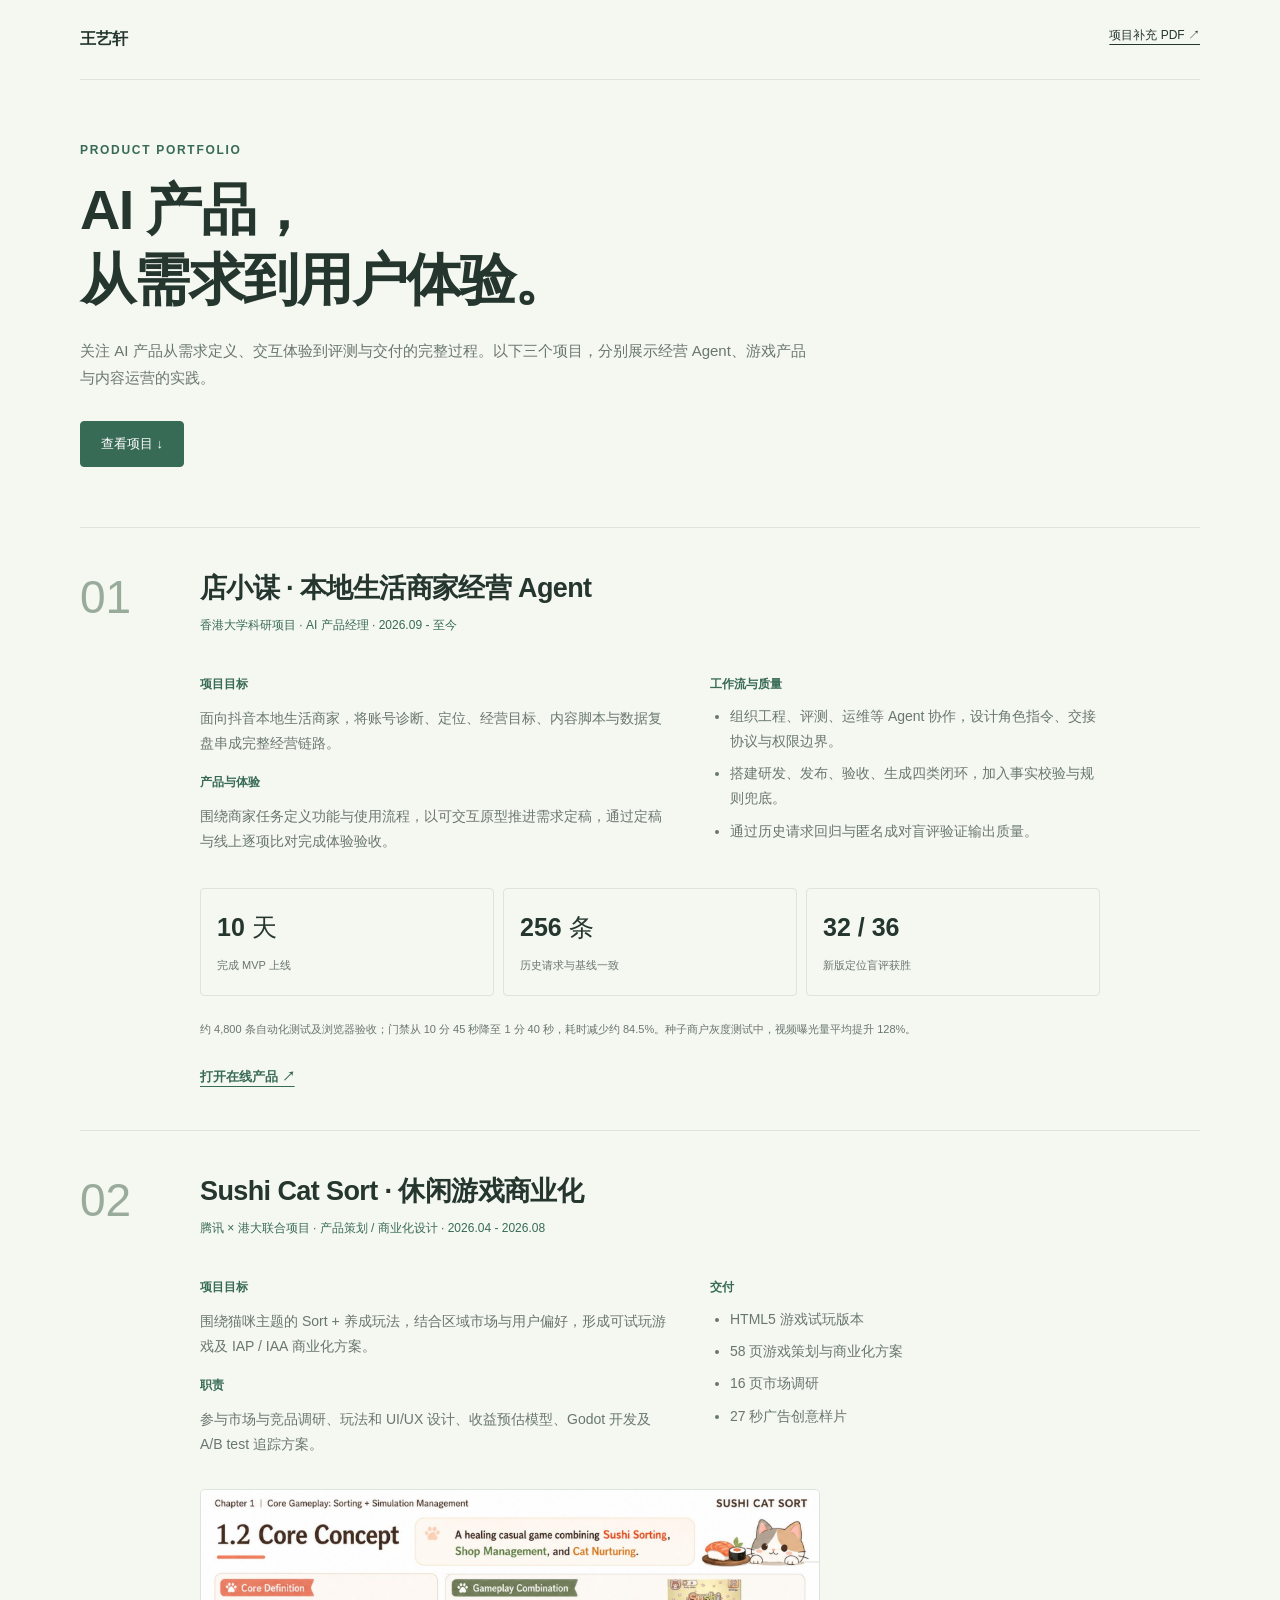
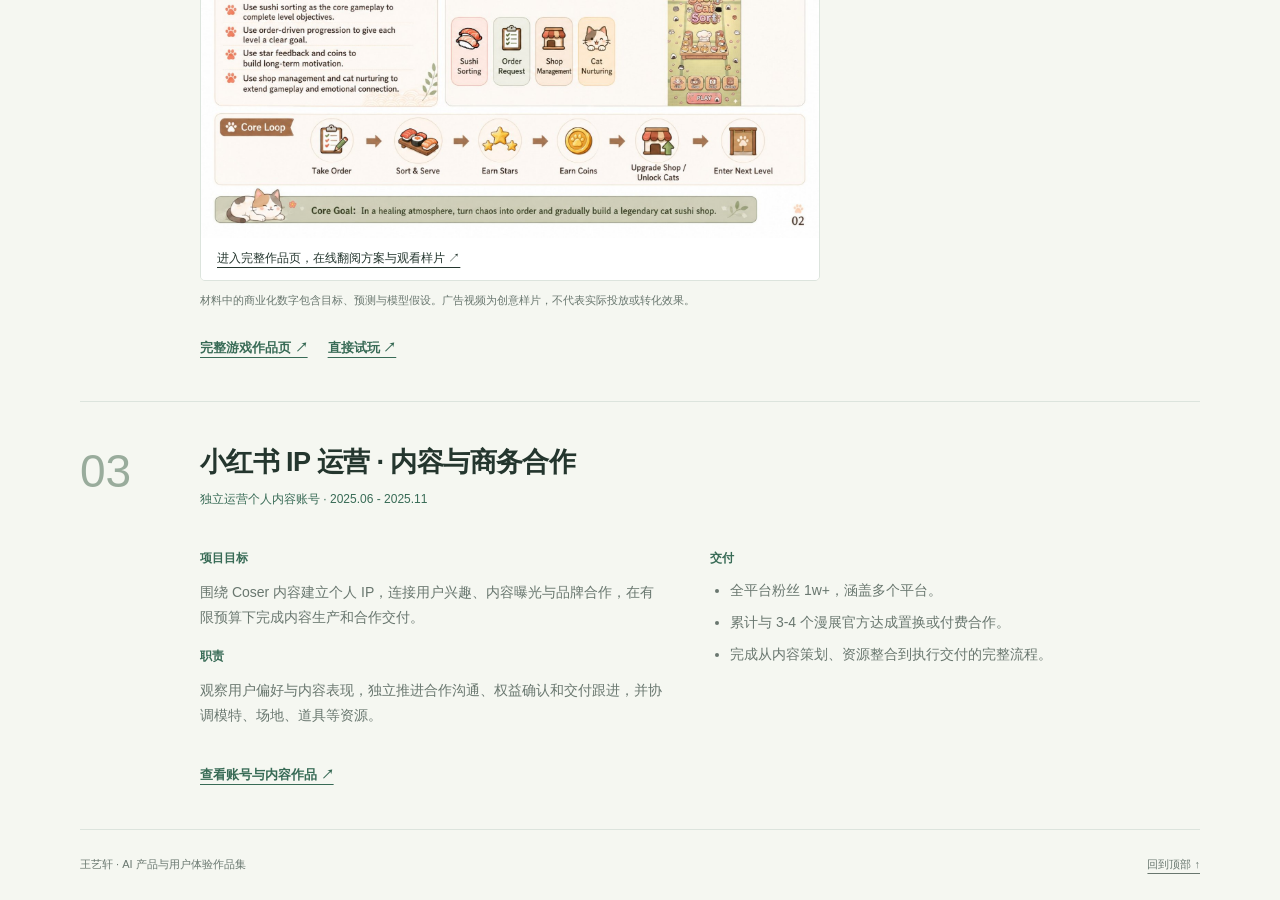
<file: docs/index.html>
<!doctype html><html lang="zh-CN"><head><meta charset="utf-8"><meta name="viewport" content="width=device-width,initial-scale=1"><title>王艺轩 · AI 产品与用户体验作品集</title><meta name="description" content="王艺轩的AI产品与用户体验作品：店小谋经营Agent、Sushi Cat Sort游戏与小红书IP运营。"><style>:root{--ink:#24362e;--muted:#69776f;--green:#386b56;--line:#dce4dd;--bg:#f5f7f1}*{box-sizing:border-box}html{scroll-behavior:smooth}body{font-family:-apple-system,BlinkMacSystemFont,"Segoe UI","PingFang SC","Microsoft YaHei",sans-serif;line-height:1.8;color:var(--ink);background:var(--bg);margin:0}a{color:inherit;text-underline-offset:5px}header,main,footer{width:min(1120px,calc(100% - 48px));margin:auto}header{padding:25px 0;display:flex;justify-content:space-between;border-bottom:1px solid var(--line)}header strong{font-size:16px}header a{font-size:12px}section{padding:60px 0}.eyebrow{font-size:12px;letter-spacing:1.7px;color:var(--green);font-weight:650}h1{font-size:clamp(32px,5vw,56px);line-height:1.25;letter-spacing:-1.7px;margin:14px 0 22px}h1 span{display:block}p{margin:10px 0;color:var(--muted)}.intro{max-width:740px;font-size:15px}.button{display:inline-block;margin-top:20px;border:1px solid var(--green);background:var(--green);color:white;text-decoration:none;padding:10px 20px;border-radius:4px;font-size:13px}.project{border-top:1px solid var(--line);display:grid;grid-template-columns:95px 1fr;gap:25px;padding:42px 0}.num{color:#99ac9c;font-size:46px;line-height:1.2;font-weight:300}h2{font-size:27px;line-height:1.4;margin:0 0 7px;letter-spacing:-.6px}.meta{font-size:12px;color:var(--green);margin-bottom:22px}.project-content{max-width:900px}.columns{display:grid;grid-template-columns:1.2fr 1fr;gap:42px}.label{font-size:12px;font-weight:650;color:var(--green);margin-top:16px}p,li{font-size:14px}ul{padding-left:20px;color:var(--muted);margin:8px 0}li{margin-bottom:7px}.links{display:flex;gap:20px;flex-wrap:wrap;margin-top:25px}.links a{font-size:13px;font-weight:650;color:var(--green)}.metrics{display:grid;grid-template-columns:repeat(3,1fr);gap:9px;margin:24px 0}.metric{border:1px solid var(--line);border-radius:4px;padding:16px}.metric b{font-size:25px;display:block;font-weight:550}.metric span{font-size:11px;color:var(--muted)}.small{font-size:11px;color:var(--muted)}.game-preview{display:block;margin-top:22px;border:1px solid var(--line);border-radius:5px;overflow:hidden;max-width:620px}.game-preview img{width:100%;display:block}.game-preview span{display:block;background:white;padding:10px 16px;font-size:12px}footer{display:flex;justify-content:space-between;border-top:1px solid var(--line);padding:25px 0;font-size:11px;color:var(--muted)}a:focus-visible{outline:3px solid #ba7753;outline-offset:4px}@media(max-width:700px){section{padding:38px 0}.project{grid-template-columns:1fr;gap:10px}.num{font-size:28px}.columns{grid-template-columns:1fr;gap:10px}h2{font-size:23px}.metrics{gap:6px}.metric{padding:12px}.metric b{font-size:22px}header,main,footer{width:calc(100% - 34px)}}@media(prefers-reduced-motion:reduce){html{scroll-behavior:auto}}</style></head><body><header><strong>王艺轩</strong><a href="assets/project-supplement.pdf" target="_blank" rel="noopener">项目补充 PDF ↗</a></header><main><section><div class="eyebrow">PRODUCT PORTFOLIO</div><h1>AI 产品，<span>从需求到用户体验。</span></h1><p class="intro">关注 AI 产品从需求定义、交互体验到评测与交付的完整过程。以下三个项目，分别展示经营 Agent、游戏产品与内容运营的实践。</p><a class="button" href="#projects">查看项目 ↓</a></section><div id="projects">
<article class="project" id="dianxiaomou"><div class="num">01</div><div class="project-content"><h2>店小谋 · 本地生活商家经营 Agent</h2><div class="meta">香港大学科研项目 · AI 产品经理 · 2026.09 - 至今</div><div class="columns"><div><div class="label">项目目标</div><p>面向抖音本地生活商家，将账号诊断、定位、经营目标、内容脚本与数据复盘串成完整经营链路。</p><div class="label">产品与体验</div><p>围绕商家任务定义功能与使用流程，以可交互原型推进需求定稿，通过定稿与线上逐项比对完成体验验收。</p></div><div><div class="label">工作流与质量</div><ul><li>组织工程、评测、运维等 Agent 协作，设计角色指令、交接协议与权限边界。</li><li>搭建研发、发布、验收、生成四类闭环，加入事实校验与规则兜底。</li><li>通过历史请求回归与匿名成对盲评验证输出质量。</li></ul></div></div><div class="metrics"><div class="metric"><b>10 天</b><span>完成 MVP 上线</span></div><div class="metric"><b>256 条</b><span>历史请求与基线一致</span></div><div class="metric"><b>32 / 36</b><span>新版定位盲评获胜</span></div></div><p class="small">约 4,800 条自动化测试及浏览器验收；门禁从 10 分 45 秒降至 1 分 40 秒，耗时减少约 84.5%。种子商户灰度测试中，视频曝光量平均提升 128%。</p><div class="links"><a href="https://dianxiaomou.com" target="_blank" rel="noopener noreferrer">打开在线产品 ↗</a></div></div></article>
<article class="project" id="sushi-cat-sort"><div class="num">02</div><div class="project-content"><h2>Sushi Cat Sort · 休闲游戏商业化</h2><div class="meta">腾讯 × 港大联合项目 · 产品策划 / 商业化设计 · 2026.04 - 2026.08</div><div class="columns"><div><div class="label">项目目标</div><p>围绕猫咪主题的 Sort + 养成玩法，结合区域市场与用户偏好，形成可试玩游戏及 IAP / IAA 商业化方案。</p><div class="label">职责</div><p>参与市场与竞品调研、玩法和 UI/UX 设计、收益预估模型、Godot 开发及 A/B test 追踪方案。</p></div><div><div class="label">交付</div><ul><li>HTML5 游戏试玩版本</li><li>58 页游戏策划与商业化方案</li><li>16 页市场调研</li><li>27 秒广告创意样片</li></ul></div></div><a class="game-preview" href="sushi-cat-sort/"><img src="sushi-cat-sort/assets/proposal/page-04.jpg" alt="Sushi Cat Sort 核心玩法与养成循环" loading="lazy"><span>进入完整作品页，在线翻阅方案与观看样片 ↗</span></a><p class="small">材料中的商业化数字包含目标、预测与模型假设。广告视频为创意样片，不代表实际投放或转化效果。</p><div class="links"><a href="sushi-cat-sort/">完整游戏作品页 ↗</a><a href="https://archieneverwake.itch.io/sushi-cat-sort" target="_blank" rel="noopener noreferrer">直接试玩 ↗</a></div></div></article>
<article class="project" id="xiaohongshu-ip"><div class="num">03</div><div class="project-content"><h2>小红书 IP 运营 · 内容与商务合作</h2><div class="meta">独立运营个人内容账号 · 2025.06 - 2025.11</div><div class="columns"><div><div class="label">项目目标</div><p>围绕 Coser 内容建立个人 IP，连接用户兴趣、内容曝光与品牌合作，在有限预算下完成内容生产和合作交付。</p><div class="label">职责</div><p>观察用户偏好与内容表现，独立推进合作沟通、权益确认和交付跟进，并协调模特、场地、道具等资源。</p></div><div><div class="label">交付</div><ul><li>全平台粉丝 1w+，涵盖多个平台。</li><li>累计与 3-4 个漫展官方达成置换或付费合作。</li><li>完成从内容策划、资源整合到执行交付的完整流程。</li></ul></div></div><div class="links"><a href="https://xhslink.cn/o/2UifnXdGfY" target="_blank" rel="noopener noreferrer">查看账号与内容作品 ↗</a></div></div></article>
</div></main><footer><span>王艺轩 · AI 产品与用户体验作品集</span><a href="#">回到顶部 ↑</a></footer></body></html>
</file>
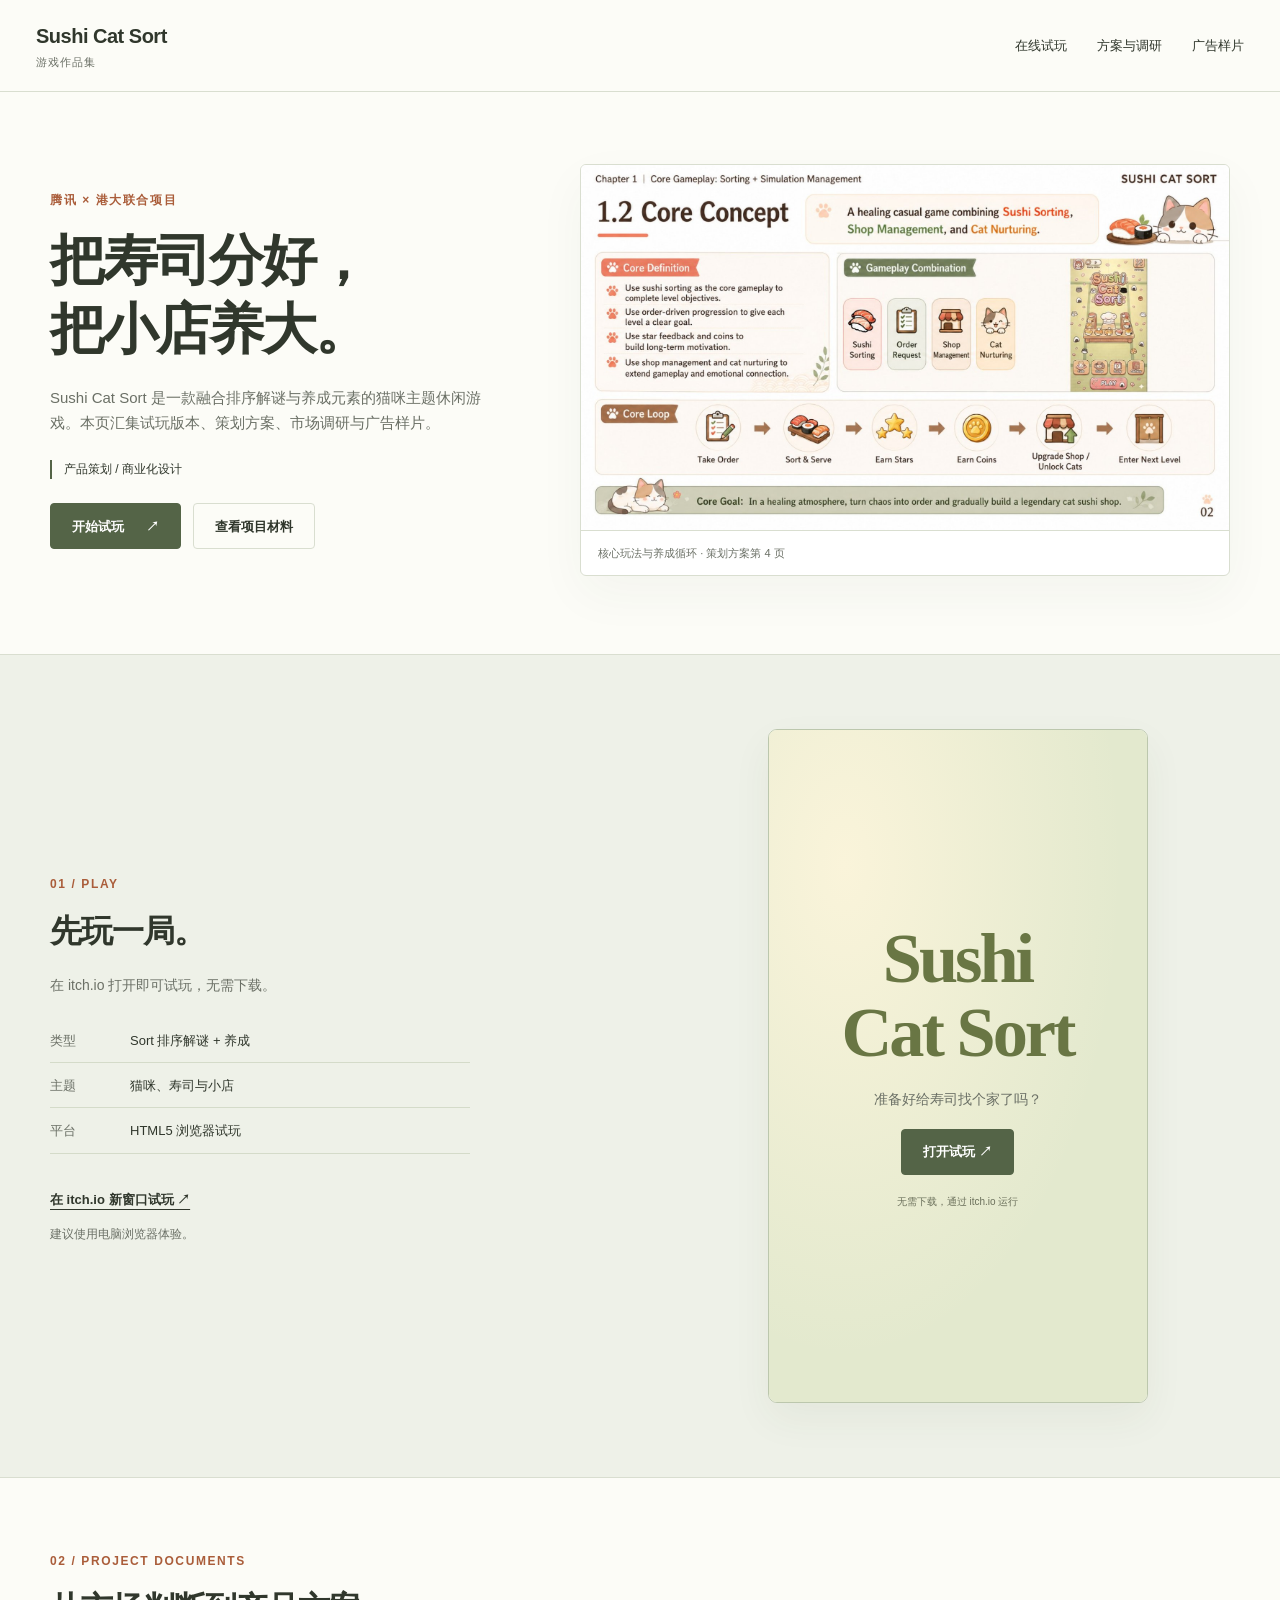
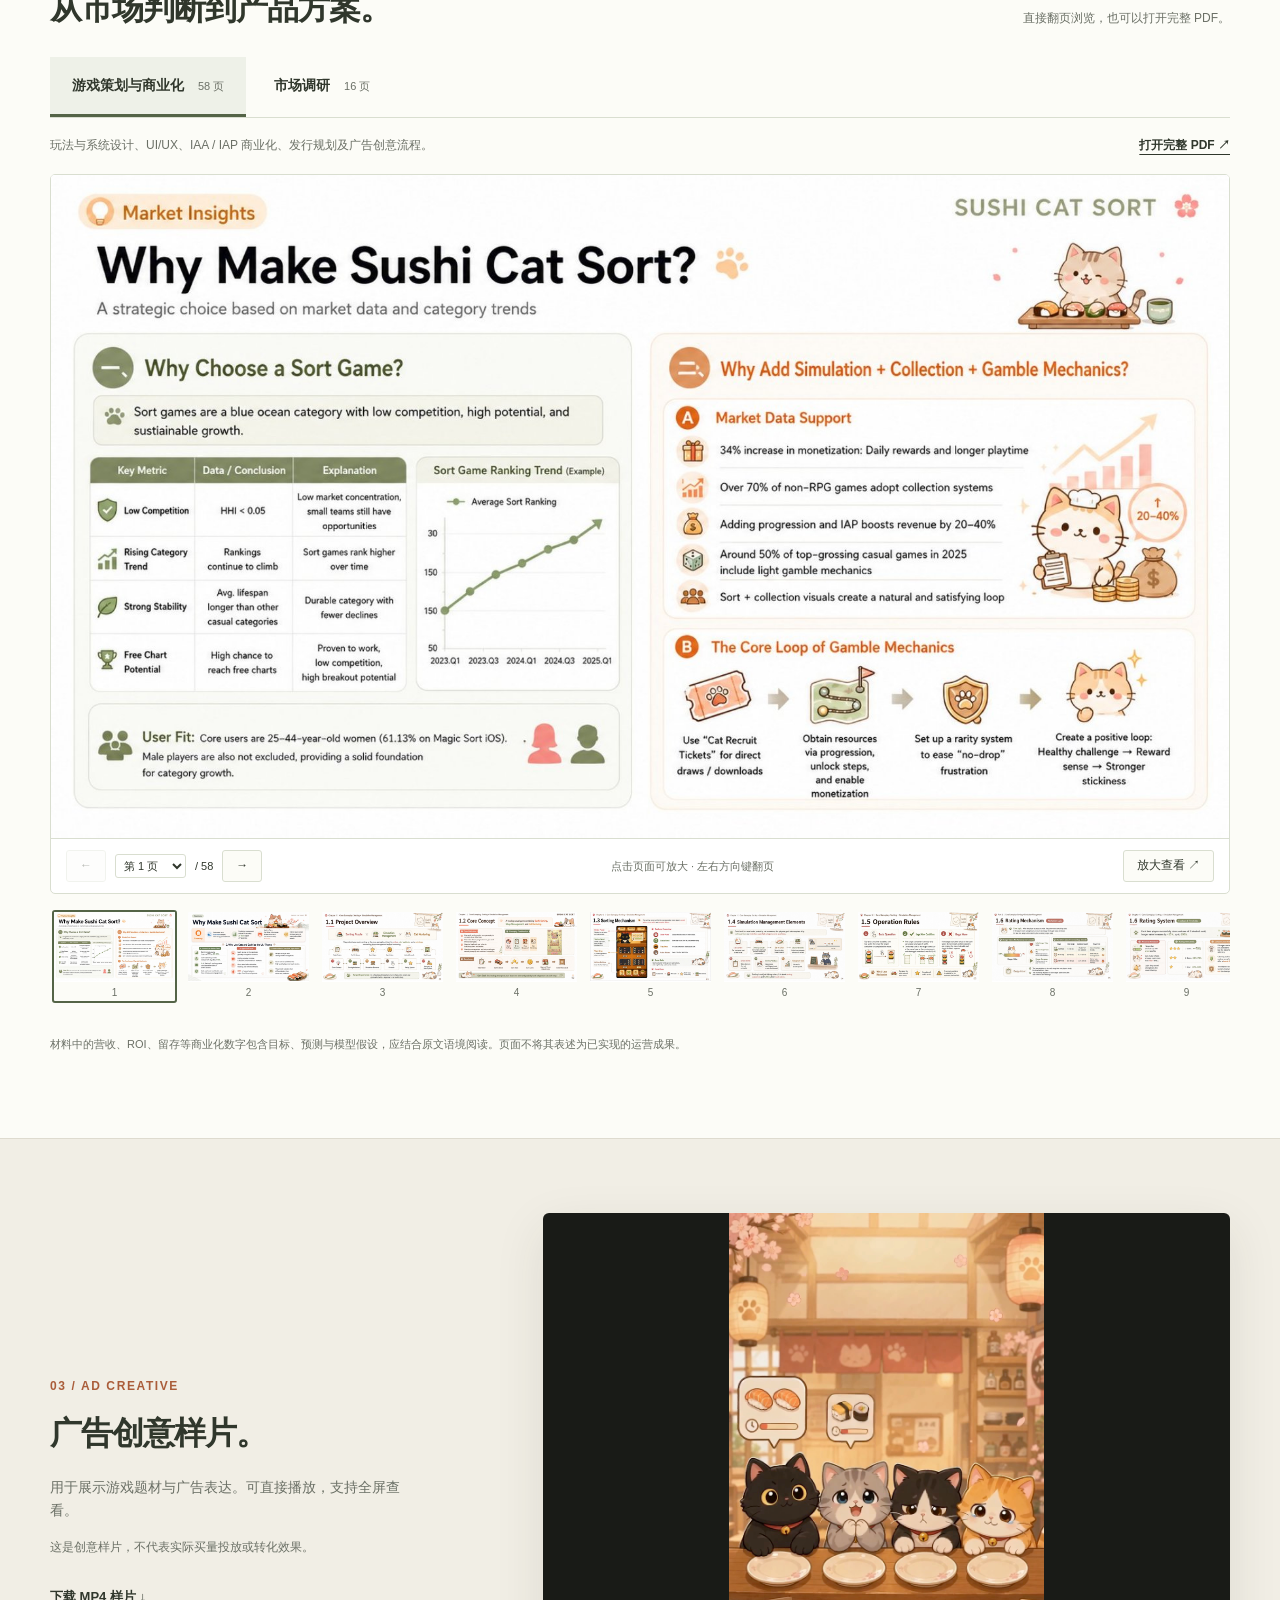
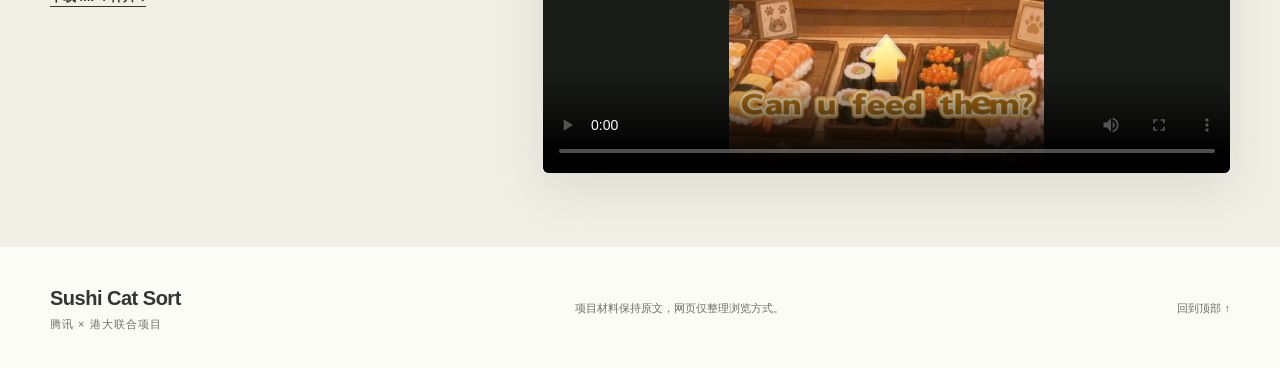
<file: docs/sushi-cat-sort/index.html>
<!doctype html>
<html lang="zh-CN">
<head>
<meta charset="utf-8"><meta name="viewport" content="width=device-width,initial-scale=1">
<title>Sushi Cat Sort · 游戏作品集</title>
<meta name="description" content="腾讯×港大联合项目：Sushi Cat Sort。在线试玩、游戏策划与商业化方案、市场调研、广告样片。">
<meta name="color-scheme" content="light"><link rel="stylesheet" href="styles.css">
</head>
<body>
<a class="skip" href="#main">跳到内容</a>
<header class="site-header"><a class="brand" href="#">Sushi Cat Sort<span>游戏作品集</span></a><nav aria-label="作品导航"><a href="#play">在线试玩</a><a href="#documents">方案与调研</a><a href="#video">广告样片</a></nav></header>
<main id="main">
<section class="hero wrap">
 <div class="hero-copy"><p class="eyebrow">腾讯 × 港大联合项目</p><h1>把寿司分好，<br>把小店养大。</h1><p class="lead">Sushi Cat Sort 是一款融合排序解谜与养成元素的猫咪主题休闲游戏。本页汇集试玩版本、策划方案、市场调研与广告样片。</p><p class="role">产品策划 / 商业化设计</p><div class="actions"><a class="button primary" href="#play">开始试玩 <span aria-hidden="true">↗</span></a><a class="button" href="#documents">查看项目材料</a></div></div>
 <figure class="hero-image"><img src="assets/proposal/page-04.jpg" alt="Sushi Cat Sort 核心概念：寿司排序、店铺经营与猫咪养成" width="1800" height="1013"><figcaption>核心玩法与养成循环 · 策划方案第 4 页</figcaption></figure>
</section>
<section class="section play-section" id="play">
 <div class="wrap play-layout"><div class="section-intro"><p class="eyebrow">01 / PLAY</p><h2>先玩一局。</h2><p>在 itch.io 打开即可试玩，无需下载。</p><dl class="facts"><div><dt>类型</dt><dd>Sort 排序解谜 + 养成</dd></div><div><dt>主题</dt><dd>猫咪、寿司与小店</dd></div><div><dt>平台</dt><dd>HTML5 浏览器试玩</dd></div></dl><a class="text-link" href="https://archieneverwake.itch.io/sushi-cat-sort" target="_blank" rel="noopener noreferrer">在 itch.io 新窗口试玩 ↗</a><p class="small">建议使用电脑浏览器体验。</p></div>
 <div class="game-shell"><div id="gameMount" class="game-mount"><div class="game-cover"><span class="cover-title">Sushi<br>Cat Sort</span><p>准备好给寿司找个家了吗？</p><a class="button primary" href="https://archieneverwake.itch.io/sushi-cat-sort" target="_blank" rel="noopener noreferrer">打开试玩 ↗</a><span class="small">无需下载，通过 itch.io 运行</span></div></div></div>
 </div>
</section>
<section class="section wrap" id="documents">
 <div class="section-heading"><div><p class="eyebrow">02 / PROJECT DOCUMENTS</p><h2>从市场判断到产品方案。</h2></div><p>直接翻页浏览，也可以打开完整 PDF。</p></div>
 <div class="deck-tabs" role="tablist" aria-label="选择项目材料"><button id="proposalTab" role="tab" aria-selected="true" aria-controls="viewer" data-deck="proposal">游戏策划与商业化 <span>58 页</span></button><button id="researchTab" role="tab" aria-selected="false" aria-controls="viewer" data-deck="research">市场调研 <span>16 页</span></button></div>
 <div class="deck-info"><p id="deckDescription">玩法与系统设计、UI/UX、IAA / IAP 商业化、发行规划及广告创意流程。</p><a id="pdfLink" class="text-link" href="assets/game-proposal.pdf" target="_blank" rel="noopener">打开完整 PDF ↗</a></div>
 <div id="viewer" class="viewer" role="tabpanel" aria-labelledby="proposalTab"><div class="slide-stage"><button id="zoomSlide" class="slide-zoom" type="button" aria-label="放大当前页"><img id="slideImage" src="assets/proposal/page-01.jpg" alt="游戏策划与商业化，第 1 页" width="1800" height="1013"></button></div><div class="viewer-toolbar"><div class="pager"><button id="prevSlide" type="button" aria-label="上一页">←</button><label for="pageSelect" class="sr-only">跳转页码</label><select id="pageSelect"></select><span id="pageTotal">/ 58</span><button id="nextSlide" type="button" aria-label="下一页">→</button></div><span class="viewer-tip">点击页面可放大 · 左右方向键翻页</span><button id="enlargeSlide" type="button">放大查看 ↗</button></div></div>
 <div id="thumbnails" class="thumbnails" aria-label="页面缩略图"></div>
 <p class="material-note">材料中的营收、ROI、留存等商业化数字包含目标、预测与模型假设，应结合原文语境阅读。页面不将其表述为已实现的运营成果。</p>
</section>
<section class="section video-section" id="video"><div class="wrap video-layout"><div><p class="eyebrow">03 / AD CREATIVE</p><h2>广告创意样片。</h2><p>用于展示游戏题材与广告表达。可直接播放，支持全屏查看。</p><p class="small">这是创意样片，不代表实际买量投放或转化效果。</p><a class="text-link" href="assets/ad-demo.mp4" download>下载 MP4 样片 ↓</a></div><video id="adVideo" controls playsinline preload="metadata" poster="assets/ad-poster.jpg?v=20261021-1" aria-label="Sushi Cat Sort 广告样片"><source src="assets/ad-demo.mp4?v=20261021-1" type="video/mp4">浏览器暂不支持视频播放。<a href="assets/ad-demo.mp4">打开视频</a></video></div></section>
<footer class="wrap"><div class="brand">Sushi Cat Sort<span>腾讯 × 港大联合项目</span></div><p>项目材料保持原文，网页仅整理浏览方式。</p><a href="#">回到顶部 ↑</a></footer>
</main>
<dialog id="slideDialog" aria-label="幻灯片大图"><div class="dialog-bar"><span id="dialogPage">第 1 页</span><div><button id="dialogPrev" type="button" aria-label="上一页">←</button><button id="dialogNext" type="button" aria-label="下一页">→</button><button id="closeDialog" type="button" aria-label="关闭大图">关闭 ×</button></div></div><img id="dialogImage" alt="当前页大图"></dialog>
<script src="app.js?v=20261021-2"></script>
</body></html>
</file>
<file: docs/sushi-cat-sort/styles.css>
:root{--ink:#30372c;--muted:#6b7066;--line:#d9ded0;--green:#546447;--soft:#eef1e8;--paper:#fcfcf7;--orange:#aa5d3a}*{box-sizing:border-box}html{scroll-behavior:smooth;scroll-padding-top:92px}body{margin:0;background:var(--paper);color:var(--ink);font-family:-apple-system,BlinkMacSystemFont,"Segoe UI","PingFang SC","Microsoft YaHei",sans-serif;line-height:1.65}a{color:inherit;text-decoration:none}button,select{font:inherit;color:inherit}button,a,select{-webkit-tap-highlight-color:transparent}button{cursor:pointer}button:disabled{opacity:.35;cursor:default}button:focus-visible,a:focus-visible,select:focus-visible{outline:3px solid var(--orange);outline-offset:4px}.wrap{width:min(1180px,calc(100% - 72px));margin:auto}.site-header{position:sticky;top:0;z-index:9;padding:20px 36px;display:flex;align-items:center;justify-content:space-between;background:#fcfcf7f2;border-bottom:1px solid var(--line);backdrop-filter:blur(12px)}.brand{font-size:20px;font-weight:750;letter-spacing:-.5px}.brand span{font-size:11px;font-weight:450;letter-spacing:1px;display:block;color:var(--muted)}nav{display:flex;gap:30px;font-size:13px}nav a:hover,.text-link:hover{color:var(--orange)}.hero{padding:72px 0 78px;display:grid;grid-template-columns:.85fr 1.15fr;gap:50px;align-items:center}.eyebrow{color:var(--orange);font-weight:650;font-size:12px;letter-spacing:1.6px;margin:0 0 16px}h1{font-size:clamp(38px,4.3vw,58px);line-height:1.25;letter-spacing:-2px;margin:0 0 22px;font-weight:760}.lead{color:var(--muted);max-width:460px;font-size:15px}.role{font-size:12px;border-left:2px solid var(--green);padding-left:12px;margin:24px 0}.actions{display:flex;gap:12px;flex-wrap:wrap}.button{display:inline-flex;align-items:center;justify-content:center;gap:22px;min-height:46px;padding:10px 21px;border:1px solid var(--line);border-radius:4px;background:transparent;font-size:13px;font-weight:600}.button.primary{background:var(--green);border-color:var(--green);color:white}.button:hover{transform:translateY(-1px)}.hero-image{margin:0;background:white;border:1px solid var(--line);box-shadow:0 18px 50px #3443230b;border-radius:6px;overflow:hidden}.hero-image img{width:100%;height:auto;display:block}.hero-image figcaption{border-top:1px solid var(--line);padding:13px 17px;font-size:11px;color:var(--muted)}.section{padding-top:74px;padding-bottom:74px}.play-section{background:var(--soft);border-block:1px solid var(--line)}h2{font-size:32px;line-height:1.3;letter-spacing:-1px;margin:0 0 22px}.section p:not(.eyebrow){font-size:14px;color:var(--muted)}.play-layout{display:grid;grid-template-columns:1fr 1fr;gap:90px;align-items:center}.section-intro{max-width:420px}.facts{margin:32px 0;display:grid;gap:12px;font-size:13px}.facts>div{display:grid;grid-template-columns:80px 1fr;padding-bottom:11px;border-bottom:1px solid #d4dbc9}.facts dt{color:var(--muted)}.facts dd{margin:0}.text-link{font-size:13px;font-weight:650;text-decoration:underline;text-underline-offset:5px}.small{font-size:12px!important;line-height:1.7;max-width:390px}.game-shell{width:min(100%,380px);margin:auto;border:1px solid #bcc7ad;background:#fff;border-radius:9px;overflow:hidden;box-shadow:0 16px 40px #3443230e}.game-mount{aspect-ratio:9/16;background:#e2e7ce;position:relative}.game-mount iframe{border:0;width:100%;height:100%;display:block;position:absolute;inset:0}.game-cover{display:flex;flex-direction:column;align-items:center;justify-content:center;height:100%;text-align:center;background:radial-gradient(ellipse at 20% 20%,#faf4da 0,transparent 65%),#e3e9ce;padding:24px;gap:18px}.cover-title{font-family:Georgia,serif;color:#697644;font-size:clamp(44px,5.5vw,72px);font-weight:bold;line-height:1.05;letter-spacing:-3px}.game-cover p{margin:0}.game-cover .small{font-size:10px!important;color:#6b705b}.game-toolbar{padding:9px 12px;display:flex;align-items:center;justify-content:space-between;font-size:10px;color:var(--muted);border-top:1px solid var(--line)}.game-toolbar button{border:0;background:none;font-size:11px}.game-shell:fullscreen{background:#111;border:0;width:100vw;height:100vh;display:flex;align-items:center;justify-content:center}.game-shell:fullscreen .game-mount{height:100vh;width:56.25vh;max-width:100vw}.game-shell:fullscreen .game-toolbar{display:none}.section-heading{display:flex;justify-content:space-between;align-items:flex-end;gap:25px;margin-bottom:28px}.section-heading h2{margin-bottom:0}.section-heading>p{max-width:280px;font-size:12px!important;margin:0}.deck-tabs{display:flex;gap:6px;border-bottom:1px solid var(--line)}.deck-tabs button{border:0;border-bottom:3px solid transparent;background:transparent;padding:17px 22px;font-size:14px;font-weight:600}.deck-tabs button[aria-selected=true]{border-color:var(--green);background:#eef1e8}.deck-tabs span{font-weight:400;font-size:11px;margin-left:10px;color:var(--muted)}.deck-info{display:flex;align-items:center;justify-content:space-between;gap:20px;margin:18px 0}.deck-info p{margin:0;font-size:12px!important}.deck-info .text-link{font-size:12px;white-space:nowrap}.viewer{border:1px solid var(--line);border-radius:5px;overflow:hidden;background:white}.slide-stage{aspect-ratio:16/9;display:flex;align-items:center;justify-content:center;background:#fff}.slide-zoom{width:100%;height:100%;border:0;padding:0;background:white;display:flex;align-items:center;justify-content:center;cursor:zoom-in}.slide-zoom img{display:block;max-height:100%;width:100%;object-fit:contain}.viewer-toolbar{display:flex;align-items:center;justify-content:space-between;gap:12px;border-top:1px solid var(--line);padding:11px 15px;font-size:11px}.pager{display:flex;align-items:center;gap:9px}.pager button,.viewer-toolbar>button,.dialog-bar button{background:var(--paper);border:1px solid var(--line);border-radius:3px;padding:5px 13px;font-size:12px}.pager select{border:1px solid var(--line);background:white;border-radius:3px;padding:4px}.viewer-tip{color:var(--muted)}.thumbnails{display:flex;gap:9px;overflow:auto;padding:16px 2px 12px;scrollbar-width:thin}.thumb{padding:0;border:2px solid transparent;background:none;flex:0 0 125px;border-radius:3px;overflow:hidden}.thumb[aria-current=true]{border-color:var(--green)}.thumb img{display:block;width:100%;height:70px;object-fit:contain;background:white}.thumb span{display:block;font-size:10px;color:var(--muted);padding-top:3px}.material-note{font-size:11px!important;max-width:900px;margin-top:20px}.video-section{background:#f1eee5;border-top:1px solid #dedbcf}.video-layout{display:grid;grid-template-columns:.75fr 1.25fr;gap:80px;align-items:center}.video-layout>div{max-width:350px}.video-layout video{width:100%;max-height:560px;border-radius:6px;background:#191b17;box-shadow:0 16px 50px #3430231a}.video-layout .text-link{display:inline-block;margin-top:17px}footer{padding-top:35px;padding-bottom:35px;display:flex;align-items:center;justify-content:space-between;gap:25px}footer p,footer>a{font-size:11px;color:var(--muted)}dialog{padding:0;max-width:96vw;width:1480px;max-height:95vh;border:0;border-radius:5px;background:#fcfcf7}dialog::backdrop{background:#0d130ee6}dialog img{display:block;width:100%;max-height:84vh;object-fit:contain;background:#fff}.dialog-bar{padding:12px 16px;display:flex;justify-content:space-between;align-items:center;font-size:12px}.dialog-bar>div{display:flex;gap:7px}.skip{position:absolute;top:-100px;left:10px;background:white;z-index:30;padding:10px}.skip:focus{top:10px}.sr-only{position:absolute;width:1px;height:1px;overflow:hidden;clip:rect(0,0,0,0)}@media(max-width:850px){.wrap{width:calc(100% - 40px)}.site-header{padding:15px 20px}.brand{font-size:17px}nav{gap:15px;font-size:11px}.hero{grid-template-columns:1fr;padding:42px 0;gap:30px}.hero-copy{max-width:570px}h1{font-size:42px}.hero-image{max-width:600px}.play-layout{grid-template-columns:1fr;gap:30px}.section-intro{max-width:none}.game-shell{max-width:340px}.facts{margin:24px 0}.section{padding-top:46px;padding-bottom:46px}.section-heading{display:block}.section-heading>p{margin-top:15px;max-width:none}.deck-info{align-items:flex-start}.deck-tabs button{padding:13px 12px;font-size:12px}.deck-tabs span{font-size:10px;margin-left:5px}.viewer-tip{display:none}.video-layout{grid-template-columns:1fr;gap:25px}.video-layout>div{max-width:none}footer{flex-wrap:wrap}footer p{flex-basis:100%;order:3;margin:0}h2{font-size:27px}}@media(prefers-reduced-motion:reduce){html{scroll-behavior:auto}.button:hover{transform:none}}
.inline-play{border:0;border-bottom:1px solid #8d9879;color:#576348;background:transparent;font-size:12px;padding:3px}.game-fallback{position:absolute;z-index:2;top:50%;left:50%;transform:translate(-50%,-50%);white-space:nowrap}.game-fallback:hover{transform:translate(-50%,-50%)}
</file>
